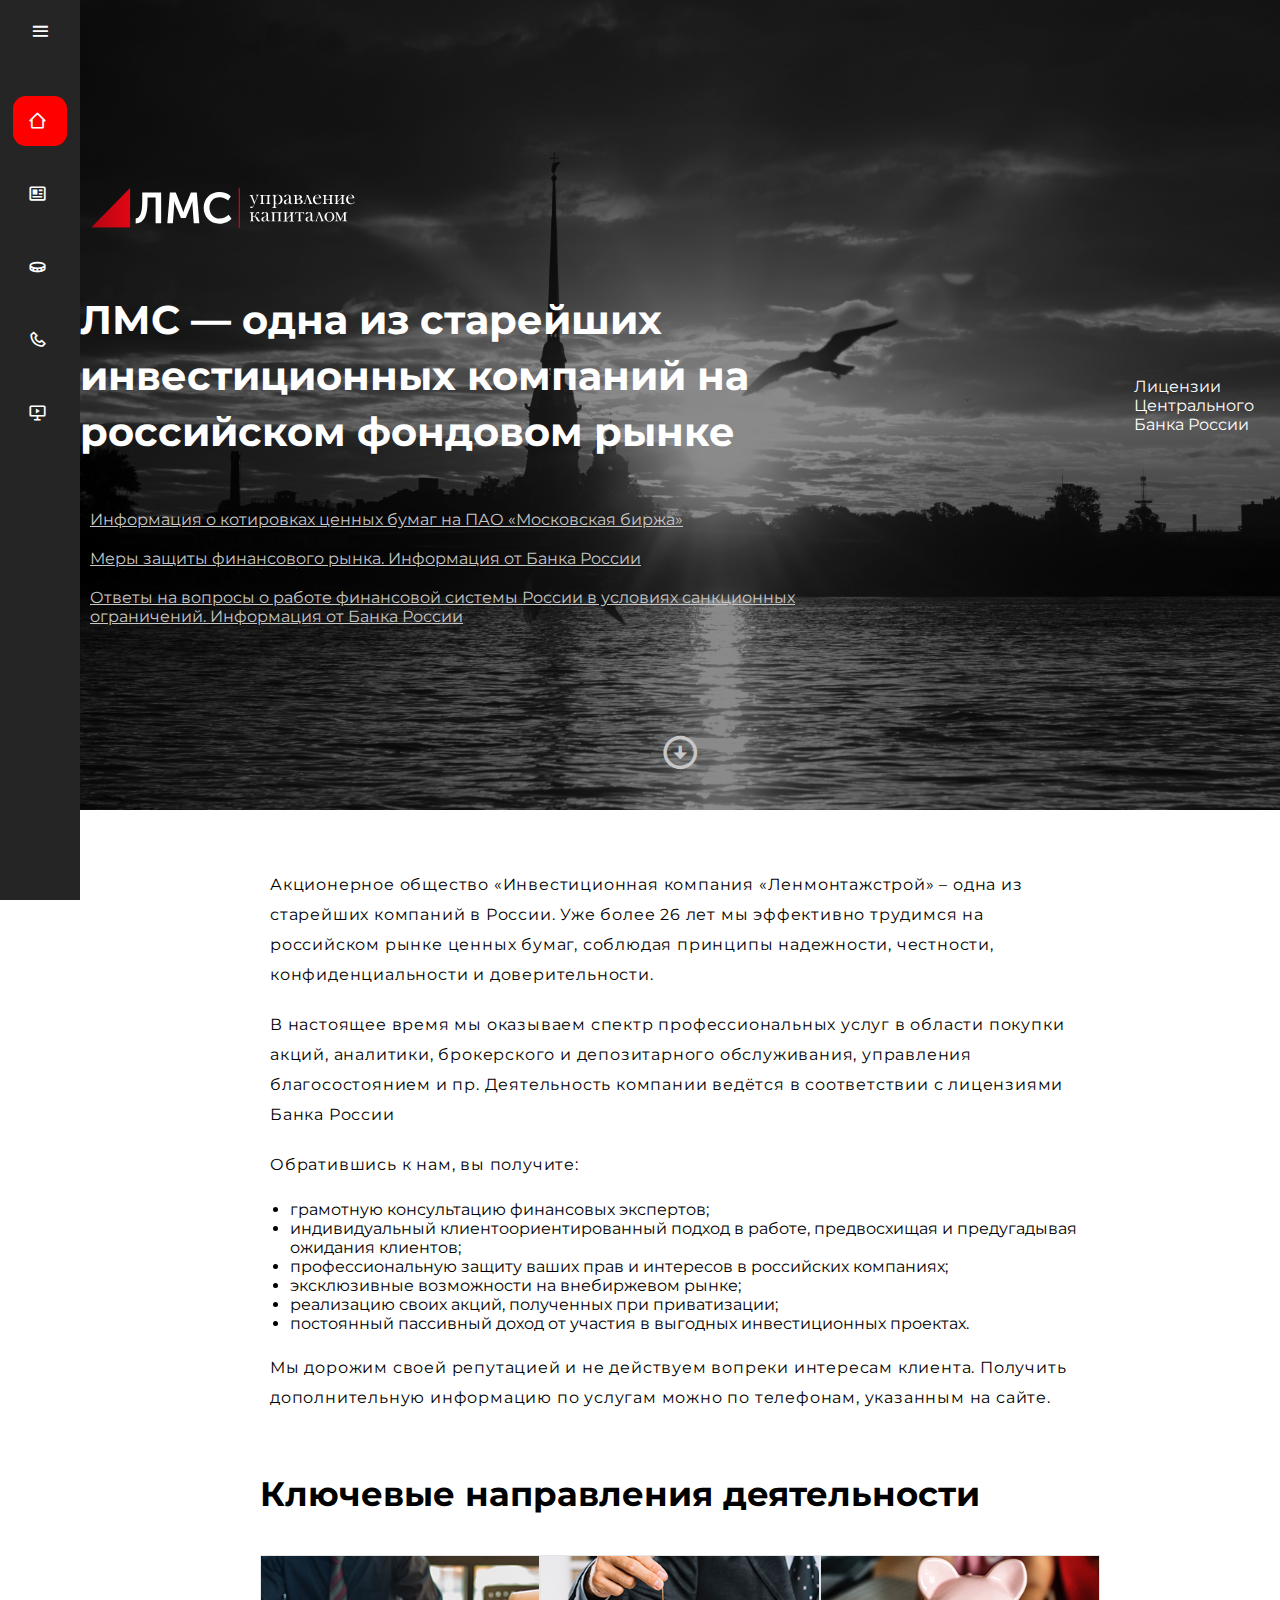
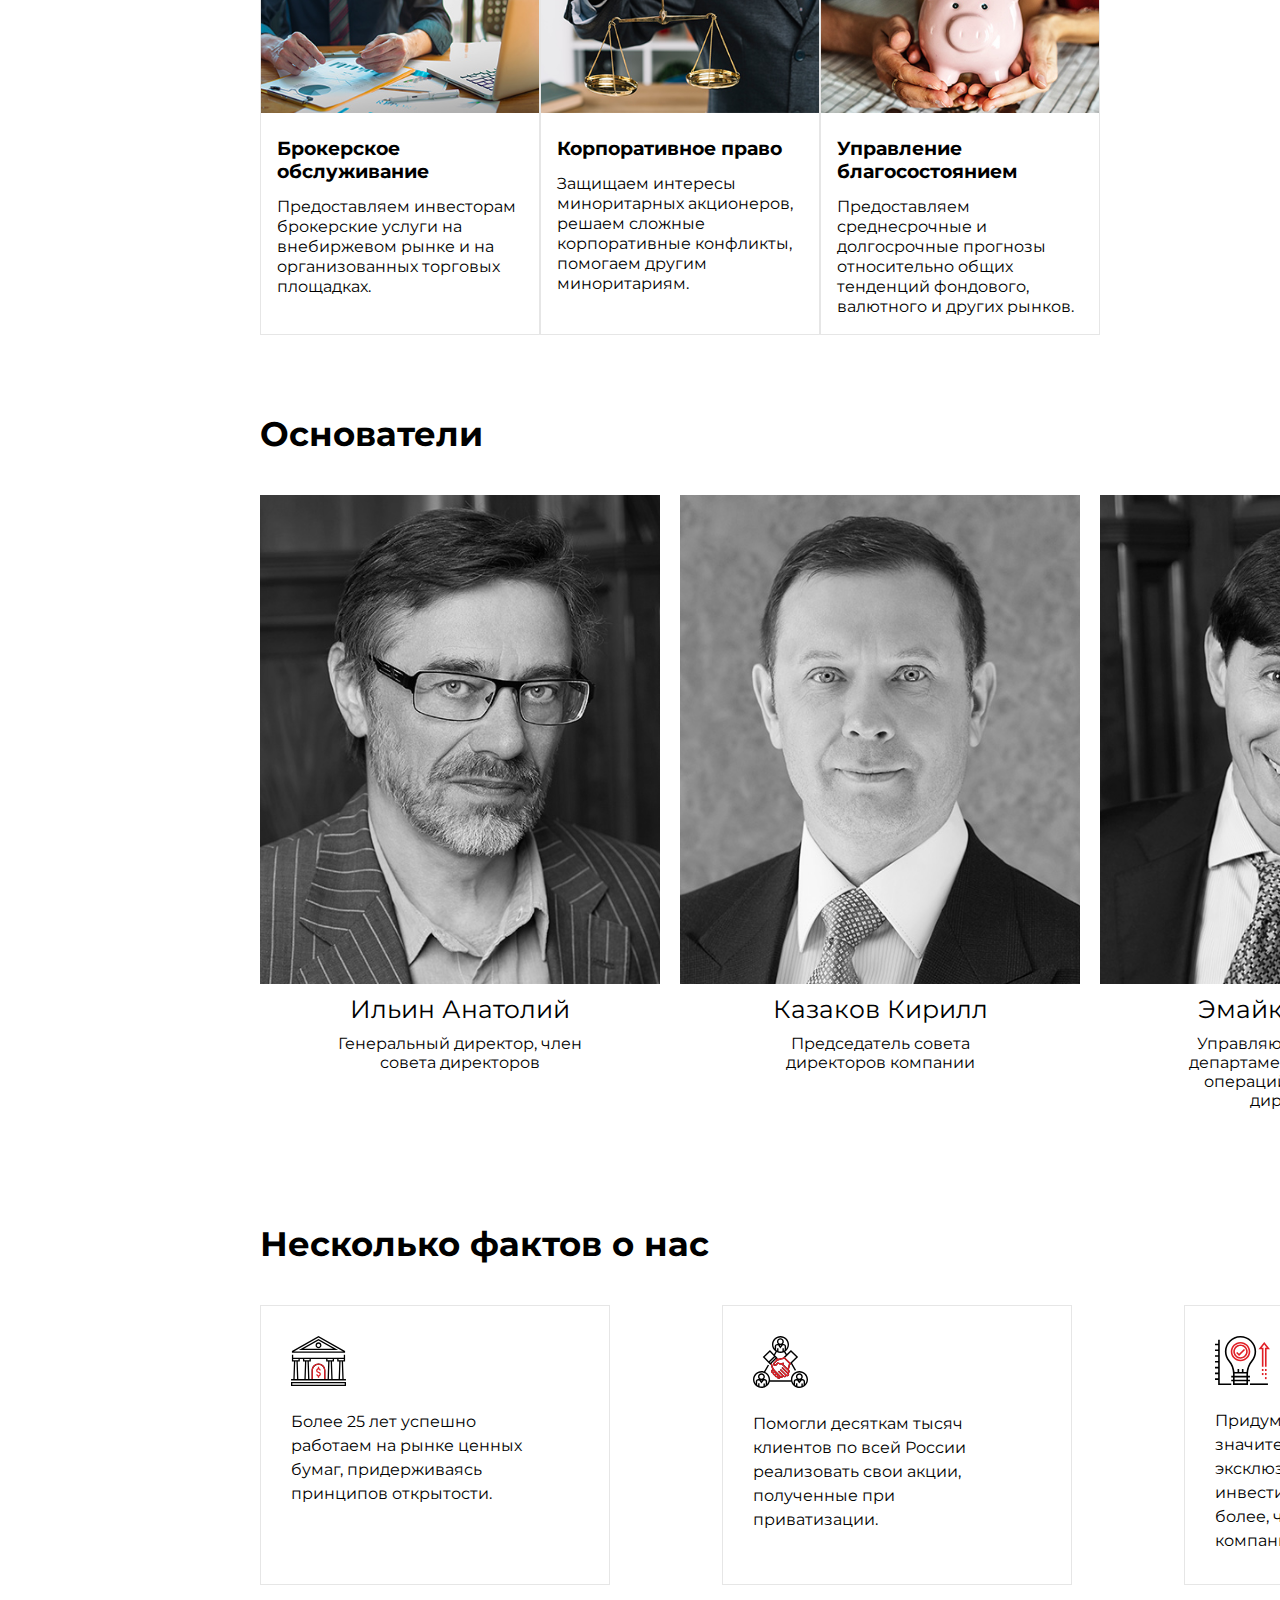
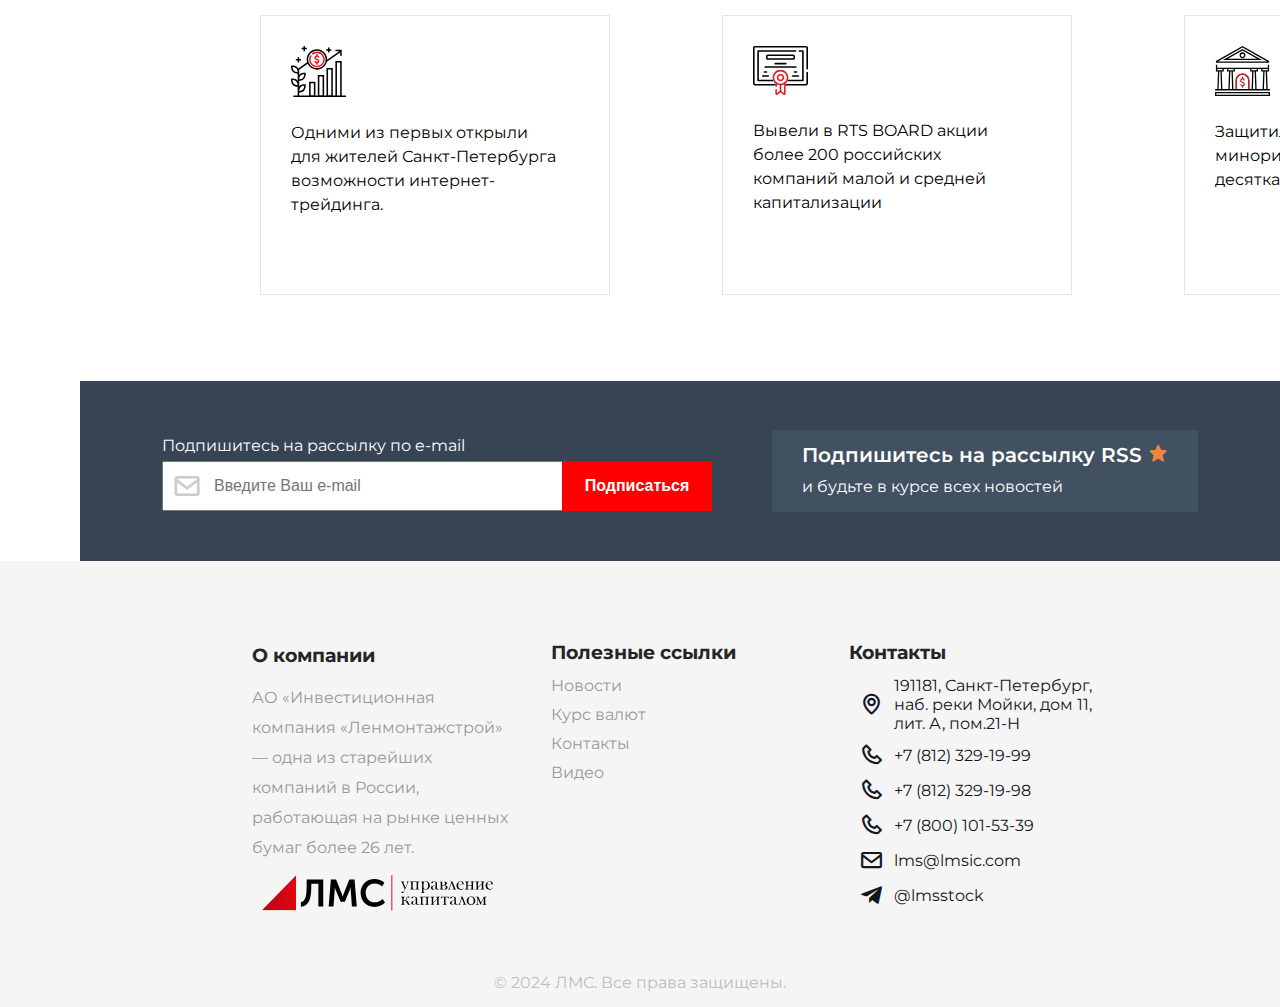
<file: index.html>
<!DOCTYPE html>
<html lang="en">
<head>
    <meta charset="UTF-8">
    <meta name="viewport" content="width=device-width, initial-scale=1.0">
    <link rel="shortcut icon" href="./res/favicon.ico" type="image/x-icon">
    <link rel="stylesheet" href="./styles/style.css">
    <link rel="stylesheet" href="./styles/index.css">
    <link href='https://unpkg.com/boxicons@2.1.4/css/boxicons.min.css' rel='stylesheet'>
    <title>Инвестиционная компания ЛМС: продажа акций, брокерское обслуживание по всей России</title>
</head>
<body>
    <nav class="navbar">
        <div class="top">
            <div class="logo">
                <img src="./res/rus.svg" alt="logo">
            </div>
            <i class="bx bx-menu" id="btn"></i>
        </div>
        <ul>
            <li>
                <a href="./index.html">
                    <i class='bx bx-home-alt-2'></i>
                    <span class="nav-item">Главная</span>
                </a>
            </li>
            <li>
                <a href="./pages/News.html">
                    <i class='bx bx-news'></i>
                    <span class="nav-item">Новости</span>
                </a>
            </li>
            <li>
                <a href="./pages/ExchangeRate.html">
                    <i class='bx bx-coin'></i>
                    <span class="nav-item">Курс валют</span>
                </a>
            </li>
            <li>
                <a href="./pages/Contacts.html">
                    <i class='bx bx-phone'></i>
                    <span class="nav-item">Контактные данные</span>
                </a>
            </li>
            <li>
                <a href="./pages/Multimedia.html">
                    <i class='bx bx-slideshow'></i>
                    <span class="nav-item">Видео</span>
                </a>
            </li>
        </ul>
    </nav>

    <main>
        <!-- блок приветствия  -->
        <section class="welcome_block">
            <div class="shadow_box">
                <div class="container">
                    <div class="row">
                        <div class="top_text">
                            <img src="./res/rus.svg" alt="logo">
                            <h1>ЛМС — одна из старейших инвестиционных компаний на российском фондовом рынке</h1>
                            <ul>
                                <li>
                                    <a href="https://www.moex.com/ru/data/">
                                        <span>
                                            Информация о котировках ценных бумаг на ПАО «Московская биржа»
                                        </span>
                                    </a>
                                </li>
                                <li>
                                    <a href="https://www.cbr.ru/support_measures/">
                                        <span>
                                            Меры защиты финансового рынка. Информация от Банка России
                                        </span>
                                    </a>
                                </li>
                                <li>
                                    <a href="https://cbr.ru/faq/">
                                        <span>
                                            Ответы на вопросы о работе финансовой системы России в условиях санкционных ограничений. Информация от Банка России
                                        </span>
                                    </a>
                                </li>
                            </ul>
                        </div>
                    </div>
                    <div class="down_text">
                        <a href="https://www.cbr.ru/finorg/foinfo/?ogrn=1027807976680">
                            <span>Лицензии Центрального Банка России</span>
                        </a>
                    </div>
                </div>

                <div class="scroll_down">
                    <a href="#">
                        <i class='bx bx-down-arrow-circle'></i>
                    </a>
                </div>

            </div>
        </section>

        <!-- Кратко о нас -->
        <section class="short_about">
            <div class="inform">
                <p>Акционерное общество «Инвестиционная компания «Ленмонтажстрой» – одна из старейших компаний в России. Уже более 26 лет мы эффективно трудимся на российском рынке ценных бумаг, соблюдая принципы надежности, честности, конфиденциальности и доверительности.</p>
                <p>В настоящее время мы оказываем спектр профессиональных услуг в области покупки акций, аналитики, брокерского и депозитарного обслуживания, управления благосостоянием и пр. Деятельность компании ведётся в соответствии с лицензиями Банка России</p>
                <p>Обратившись к нам, вы получите:</p>
                <ul>
                    <li>грамотную консультацию финансовых экспертов;</li>
                    <li>индивидуальный клиентоориентированный подход в работе, предвосхищая и предугадывая ожидания клиентов;</li>
                    <li>профессиональную защиту ваших прав и интересов в российских компаниях;</li>
                    <li>эксклюзивные возможности на внебиржевом рынке;</li>
                    <li>реализацию своих акций, полученных при приватизации;</li>
                    <li>постоянный пассивный доход от участия в выгодных инвестиционных проектах.</li>
                </ul>
                <p>Мы дорожим своей репутацией и не действуем вопреки интересам клиента. Получить дополнительную информацию по услугам можно по телефонам, указанным на сайте.</p>
            </div>
        </section>

        <!-- Ключевые направления деятельности -->
        <section class="activity">
            <div class="block_activity">
                <h1>Ключевые направления деятельности</h1>
                <div class="block-items">
                    <div class="item">
                        <img src="./res/up1.jpg" alt="up1">
                        <h3>Брокерское обслуживание</h3>
                        <p>Предоставляем инвесторам брокерские услуги на внебиржевом рынке и на организованных торговых площадках.</p>
                    </div>
                    <div class="item">
                        <img src="./res/up2.jpg" alt=""up2>
                        <h3>Корпоративное право</h3>
                        <p>Защищаем интересы миноритарных акционеров, решаем сложные корпоративные конфликты, помогаем другим миноритариям.</p>
                    </div>
                    <div class="item">
                        <img src="./res/up3.jpg" alt="up3">
                        <h3>Управление благосостоянием</h3>
                        <p>Предоставляем среднесрочные и долгосрочные прогнозы относительно общих тенденций фондового, валютного и других рынков.</p>
                    </div>
                </div>
            </div>
        </section>

        <section class="founders_person">
            <dir class="founders">
                <h1>Основатели</h1>
                <div class="cards_box">
                    <div class="founders_box">
                        <img src="./res/person1.jpg" alt="founders">
                        <span>Ильин Анатолий</span>
                        <p>Генеральный директор, член совета директоров</p>
                    </div>
                    <div class="founders_box">
                        <img src="./res/person2.jpg" alt="founders">
                        <span>Казаков Кирилл</span>
                        <p>Председатель совета директоров компании</p>
                    </div>
                    <div class="founders_box">
                        <img src="./res/person3.jpg" alt="founders">
                        <span>Эмайкин Юрий</span>
                        <p>Управляющий директор департамента внутренних операций, член совета директоров</p>
                    </div>
                </div>
            </dir>
        </section>

        <!-- Несколько фактов о нас -->
        <section class="short_facts">
            <div class="facts_block">
                <h1>Несколько фактов о нас</h1>
                <div class="facts_items">
                    <div class="item">
                        <img src="./res/facts-1.svg" alt="icon" class="facts_img">
                        <p>Более 25 лет успешно работаем на рынке ценных бумаг, придерживаясь принципов открытости.</p>
                    </div>
                    <div class="item">
                        <img src="./res/facts-2.svg" alt="icon" class="facts_img">
                        <p>Помогли десяткам тысяч клиентов по всей России реализовать свои акции, полученные при приватизации.</p>
                    </div>
                    <div class="item">
                        <img src="./res/facts-3.svg" alt="icon" class="facts_img">
                        <p>Придумали и реализовали значительное количество эксклюзивных идей по инвестированию в акции более, чем в 800 российских компаний.</p>
                    </div>
                    <div class="item">
                        <img src="./res/about-3.svg" alt="icon" class="facts_img">
                        <p>Одними из первых открыли для жителей Санкт-Петербурга возможности интернет-трейдинга.</p>
                    </div>
                    <div class="item">
                        <img src="./res/about-4.svg" alt="icon" class="facts_img">
                        <p>Вывели в RTS BOARD акции более 200 российских компаний малой и средней капитализации</p>
                    </div>
                    <div class="item">
                        <img src="./res/facts-1.svg" alt="icon" class="facts_img">
                        <p>Защитили права и интересы миноритарных акционеров в десятках российских компаний.</p>
                    </div>
                </div>
            </div>
        </section>

        <!-- Подписка на рассылку (аналог) -->
        <section class="email_posts">
            <div class="email_block">
                <form action="/">
                    <label for="email">Подпишитесь на рассылку по e-mail</label>
                    <div>
                        <i class='bx bx-envelope'></i>
                        <input type="email" name="email" id="email" placeholder="Введите Ваш e-mail" required>
                        <input type="submit" value="Подписаться" id="sbnt">
                    </div>
                </form>
            </div>
            <div class="email_banner">
                <a href="https://www.lmsic.com/bitrix/rss.php?ID=1&LANG=s1&TYPE=content&LIMIT=500">Подпишитесь на рассылку RSS <i class='bx bxs-star'></i></a>
                <p>и будьте в курсе всех новостей</p>
            </div>
        </section>

    </main>

    <!-- подвал у всех одинаковый -->
    <footer>
        <div class="footer-content">
            <div class="footer-section about">
                <h3>О компании</h3>
                <p>АО «Инвестиционная компания «Ленмонтажстрой» — одна из старейших компаний в России, работающая на рынке ценных бумаг более 26 лет.</p>
                <img src="./res/rus-black.svg" alt="logo">
            </div>
            <div class="footer-section links">
                <h3>Полезные ссылки</h3>
                <ul>
                    <li><a href="./pages/News.html">Новости</a></li>
                    <li><a href="./pages/ExchangeRate.html">Курс валют</a></li>
                    <li><a href="./pages/Contacts.html">Контакты</a></li>
                    <li><a href="./pages/Multimedia.html">Видео</a></li>
                </ul>
            </div>
            <div class="footer-section contact">
                <h3>Контакты</h3>
                <p class="contact_item">
                    <i class='bx bx-map'></i>
                    191181, Санкт-Петербург,<br>наб. реки Мойки, дом 11,<br> лит. А, пом.21-Н
                </p>

                <a href="tel:+78123291999" class="contact_item">
                    <i class='bx bx-phone' ></i>
                    +7 (812) 329-19-99
                </a>
                <a href="tel:+78123291998" class="contact_item">
                    <i class='bx bx-phone' ></i>
                    +7 (812) 329-19-98
                </a>
                <a href="tel:+78001015339" class="contact_item">
                    <i class='bx bx-phone' ></i>
                    +7 (800) 101-53-39
                </a>

                <a href="mailto:lms@lmsic.com" class="contact_item">
                    <i class='bx bx-envelope' ></i>
                    lms@lmsic.com
                </a>
                <a href="https://t.me/lmsstock" class="contact_item">
                    <i class='bx bxl-telegram' ></i>
                    @lmsstock
                </a>

            </div>
        </div>
        <div class="footer-bottom">
            &copy; 2024 ЛМС. Все права защищены.
        </div>
    </footer>

    <script src="./js/script.js"></script>
</body>
</html>
</file>
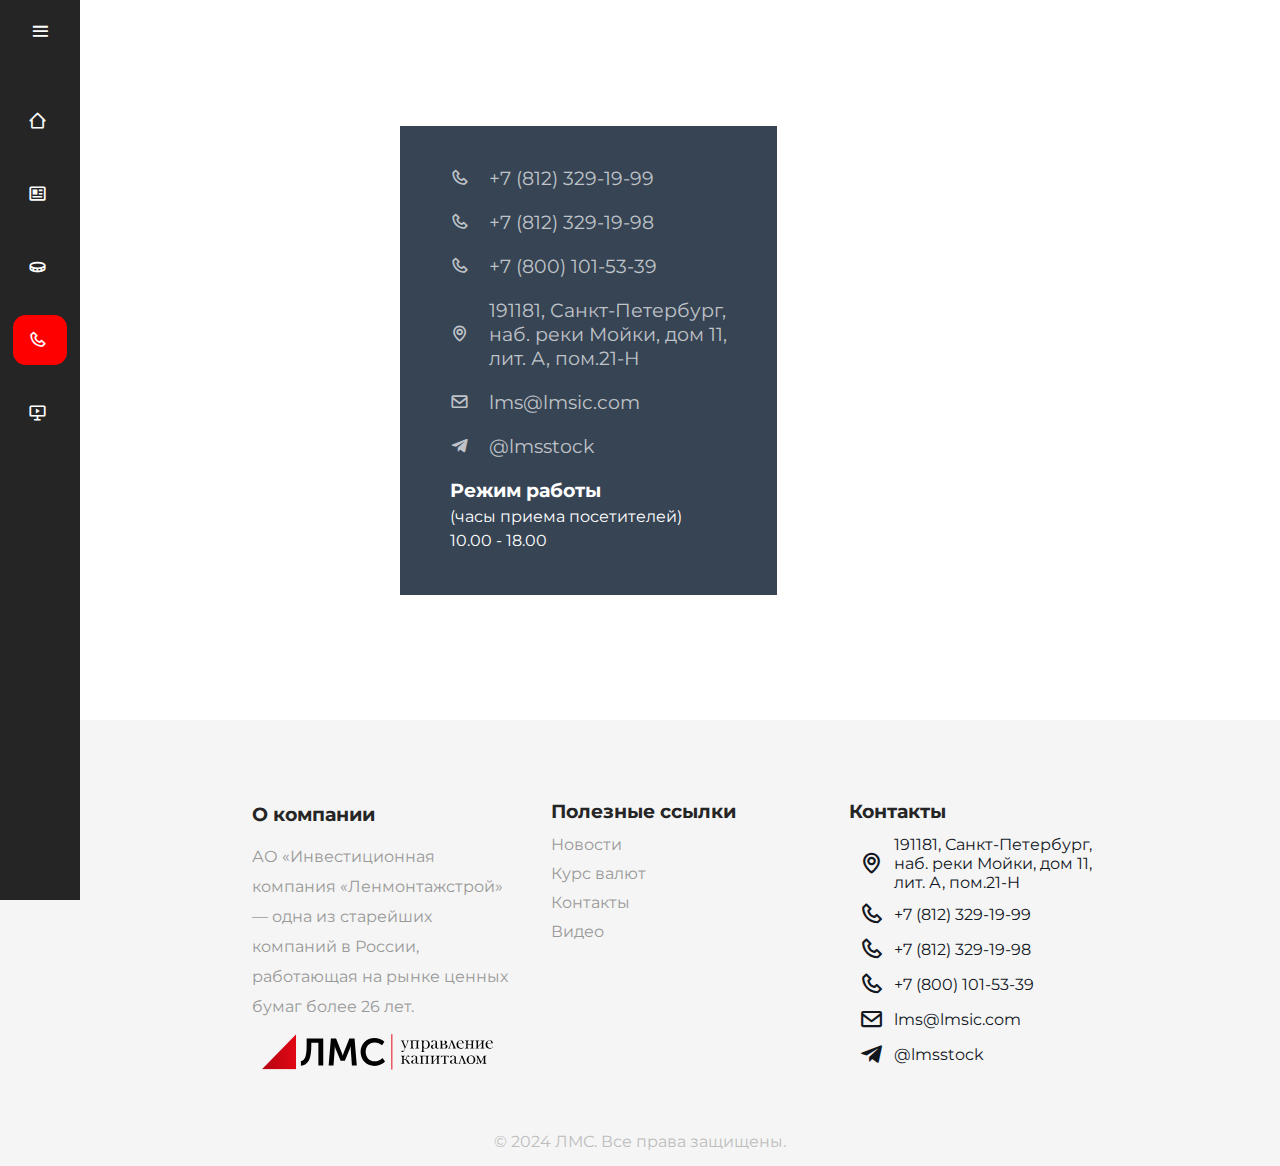
<file: pages/Contacts.html>
<!DOCTYPE html>
<html lang="en">
<head>
    <meta charset="UTF-8">
    <meta name="viewport" content="width=device-width, initial-scale=1.0">
    <link rel="shortcut icon" href="../res/favicon.ico" type="image/x-icon">
    <link rel="stylesheet" href="../styles/style.css">
    <link rel="stylesheet" href="../styles/contacts.css">
    <link href='https://unpkg.com/boxicons@2.1.4/css/boxicons.min.css' rel='stylesheet'>
    <title>Контакты компании АО "Инвестиционная компания ЛМС"</title>
</head>
<body>
    <nav class="navbar">
        <div class="top">
            <div class="logo">
                <img src="../res/rus.svg" alt="logo">
            </div>
            <i class="bx bx-menu" id="btn"></i>
        </div>
        <ul>
            <li>
                <a href="../index.html">
                    <i class='bx bx-home-alt-2'></i>
                    <span class="nav-item">Главная</span>
                </a>
            </li>
            <li>
                <a href="../pages/News.html">
                    <i class='bx bx-news'></i>
                    <span class="nav-item">Новости</span>
                </a>
            </li>
            <li>
                <a href="../pages/ExchangeRate.html">
                    <i class='bx bx-coin'></i>
                    <span class="nav-item">Курс валют</span>
                </a>
            </li>
            <li>
                <a href="../pages/Contacts.html">
                    <i class='bx bx-phone'></i>
                    <span class="nav-item">Контактные данные</span>
                </a>
            </li>
            <li>
                <a href="../pages/Multimedia.html">
                    <i class='bx bx-slideshow'></i>
                    <span class="nav-item">Видео</span>
                </a>
            </li>
        </ul>
    </nav>

    <main>
        <section class="contacts_block">

            <div class="information">
                <div class="info_text">
                    <a href="tel:+78123291999" class="item">
                        <i class='bx bx-phone' ></i>
                        +7 (812) 329-19-99
                    </a>
                    <a href="tel:+78123291998" class="item">
                        <i class='bx bx-phone' ></i>
                        +7 (812) 329-19-98
                    </a>
                    <a href="tel:+78001015339" class="item">
                        <i class='bx bx-phone' ></i>
                        +7 (800) 101-53-39
                    </a>
                    <p class="item">
                        <i class='bx bx-map'></i>
                        191181, Санкт-Петербург,<br>наб. реки Мойки, дом 11,<br> лит. А, пом.21-Н
                    </p>
                    <a href="mailto:lms@lmsic.com" class="item">
                        <i class='bx bx-envelope' ></i>
                        lms@lmsic.com
                    </a>
                    <a href="https://t.me/lmsstock" class="item">
                        <i class='bx bxl-telegram' ></i>
                        @lmsstock
                    </a>

                    <span class="strong">Режим работы</span>
                    <span>(часы приема посетителей)</span>
                    <span>10.00 - 18.00</span>
                </div>
            </div>

            <iframe src="https://yandex.ru/map-widget/v1/?um=constructor%3A0441a3231e26e0bf0c5ca414c16250ba4149633504be8631a234aabc292c905a&amp;source=constructor" width="100%" height="570" frameborder="0"></iframe>
        </section>

    </main>

    <!-- подвал у всех одинаковый -->
    <footer>
        <div class="footer-content">
            <div class="footer-section about">
                <h3>О компании</h3>
                <p>АО «Инвестиционная компания «Ленмонтажстрой» — одна из старейших компаний в России, работающая на рынке ценных бумаг более 26 лет.</p>
                <img src="../res/rus-black.svg" alt="logo">
            </div>
            <div class="footer-section links">
                <h3>Полезные ссылки</h3>
                <ul>
                    <li><a href="../pages/News.html">Новости</a></li>
                    <li><a href="../pages/ExchangeRate.html">Курс валют</a></li>
                    <li><a href="../pages/Contacts.html">Контакты</a></li>
                    <li><a href="../pages/Multimedia.html">Видео</a></li>
                </ul>
            </div>
            <div class="footer-section contact">
                <h3>Контакты</h3>
                <p class="contact_item">
                    <i class='bx bx-map'></i>
                    191181, Санкт-Петербург,<br>наб. реки Мойки, дом 11,<br> лит. А, пом.21-Н
                </p>

                <a href="tel:+78123291999" class="contact_item">
                    <i class='bx bx-phone' ></i>
                    +7 (812) 329-19-99
                </a>
                <a href="tel:+78123291998" class="contact_item">
                    <i class='bx bx-phone' ></i>
                    +7 (812) 329-19-98
                </a>
                <a href="tel:+78001015339" class="contact_item">
                    <i class='bx bx-phone' ></i>
                    +7 (800) 101-53-39
                </a>

                <a href="mailto:lms@lmsic.com" class="contact_item">
                    <i class='bx bx-envelope' ></i>
                    lms@lmsic.com
                </a>
                <a href="https://t.me/lmsstock" class="contact_item">
                    <i class='bx bxl-telegram' ></i>
                    @lmsstock
                </a>

            </div>
        </div>
        <div class="footer-bottom">
            &copy; 2024 ЛМС. Все права защищены.
        </div>
    </footer>

    <script src="../js/script.js"></script>
</body>
</html>
</file>
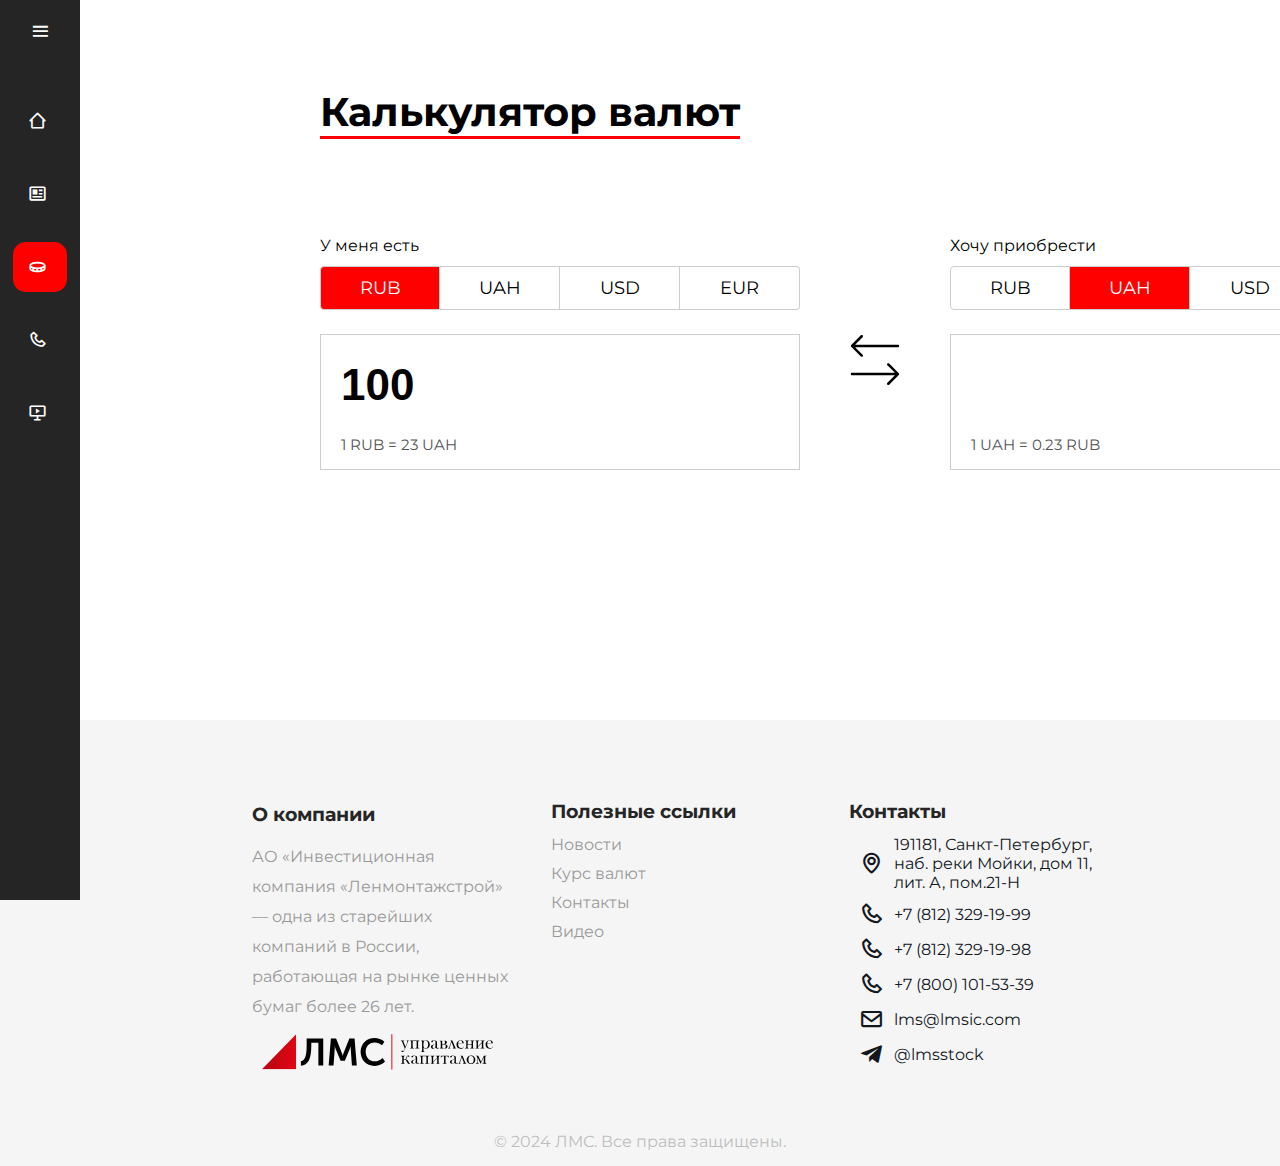
<file: pages/ExchangeRate.html>
<!DOCTYPE html>
<html lang="en">
<head>
    <meta charset="UTF-8">
    <meta name="viewport" content="width=device-width, initial-scale=1.0">
    <link rel="shortcut icon" href="../res/favicon.ico" type="image/x-icon">
    <link rel="stylesheet" href="../styles/style.css">
    <link rel="stylesheet" href="../styles/exchrate.css">
    <link href='https://unpkg.com/boxicons@2.1.4/css/boxicons.min.css' rel='stylesheet'>
    <title>Курс валют</title>
</head>
<body>
    <nav class="navbar">
        <div class="top">
            <div class="logo">
                <img src="../res/rus.svg" alt="logo">
            </div>
            <i class="bx bx-menu" id="btn"></i>
        </div>
        <ul>
            <li>
                <a href="../index.html">
                    <i class='bx bx-home-alt-2'></i>
                    <span class="nav-item">Главная</span>
                </a>
            </li>
            <li>
                <a href="../pages/News.html">
                    <i class='bx bx-news'></i>
                    <span class="nav-item">Новости</span>
                </a>
            </li>
            <li>
                <a href="../pages/ExchangeRate.html">
                    <i class='bx bx-coin'></i>
                    <span class="nav-item">Курс валют</span>
                </a>
            </li>
            <li>
                <a href="../pages/Contacts.html">
                    <i class='bx bx-phone'></i>
                    <span class="nav-item">Контактные данные</span>
                </a>
            </li>
            <li>
                <a href="../pages/Multimedia.html">
                    <i class='bx bx-slideshow'></i>
                    <span class="nav-item">Видео</span>
                </a>
            </li>
        </ul>
    </nav>
    
    <main>
        <!-- калькулятор валют -->
        <section class="calc_toolkit">
            <div class="grid_calc">
                <div class="title_block">
                    <h1>Калькулятор валют</h1>
                </div>
                
                <div class="calc_side">
                    <p class="title_side">У меня есть</p>
                    <div class="calc_switcher" data-id="from">
                        <div class="calc_switcher_item active">RUB</div>
                        <div class="calc_switcher_item">UAH</div>
                        <div class="calc_switcher_item">USD</div>
                        <div class="calc_switcher_item">EUR</div>
                    </div>
                    <div class="calc_input_box" data-id="from">
                        <input type="text" id="fromRate" value="100" maxlength="10" data-reverse="false">
                        <div class="calc_input_box_rate">1 RUB = 23 UAH</div>
                    </div>
                </div> 
    
                <div class="calc_reverse"></div>
    
                <div class="calc_side">
                    <p class="title_side">Хочу приобрести</p>
                    <div class="calc_switcher" data-id="to">
                        <div class="calc_switcher_item">RUB</div>
                        <div class="calc_switcher_item active">UAH</div>
                        <div class="calc_switcher_item">USD</div>
                        <div class="calc_switcher_item">EUR</div>
                    </div>
                    <div class="calc_input_box" data-id="to">
                        <input type="text" id="toRate" maxlength="10" data-reverse="true">
                        <div class="calc_input_box_rate">1 UAH = 0.23 RUB</div>
                    </div>
                </div> 
            </div>

            
        </section>

    </main>

    <!-- подвал у всех одинаковый -->
    <footer>
        <div class="footer-content">
            <div class="footer-section about">
                <h3>О компании</h3>
                <p>АО «Инвестиционная компания «Ленмонтажстрой» — одна из старейших компаний в России, работающая на рынке ценных бумаг более 26 лет.</p>
                <img src="../res/rus-black.svg" alt="logo">
            </div>
            <div class="footer-section links">
                <h3>Полезные ссылки</h3>
                <ul>
                    <li><a href="../pages/News.html">Новости</a></li>
                    <li><a href="../pages/ExchangeRate.html">Курс валют</a></li>
                    <li><a href="../pages/Contacts.html">Контакты</a></li>
                    <li><a href="../pages/Multimedia.html">Видео</a></li>
                </ul>
            </div>
            <div class="footer-section contact">
                <h3>Контакты</h3>
                <p class="contact_item">
                    <i class='bx bx-map'></i>
                    191181, Санкт-Петербург,<br>наб. реки Мойки, дом 11,<br> лит. А, пом.21-Н
                </p>

                <a href="tel:+78123291999" class="contact_item">
                    <i class='bx bx-phone' ></i>
                    +7 (812) 329-19-99
                </a>
                <a href="tel:+78123291998" class="contact_item">
                    <i class='bx bx-phone' ></i>
                    +7 (812) 329-19-98
                </a>
                <a href="tel:+78001015339" class="contact_item">
                    <i class='bx bx-phone' ></i>
                    +7 (800) 101-53-39
                </a>

                <a href="mailto:lms@lmsic.com" class="contact_item">
                    <i class='bx bx-envelope' ></i>
                    lms@lmsic.com
                </a>
                <a href="https://t.me/lmsstock" class="contact_item">
                    <i class='bx bxl-telegram' ></i>
                    @lmsstock
                </a>

            </div>
        </div>
        <div class="footer-bottom">
            &copy; 2024 ЛМС. Все права защищены.
        </div>
    </footer>

    <script src="../js/script.js"></script>
    <script src="../js/rate.js"></script>
</body>
</html>
</file>
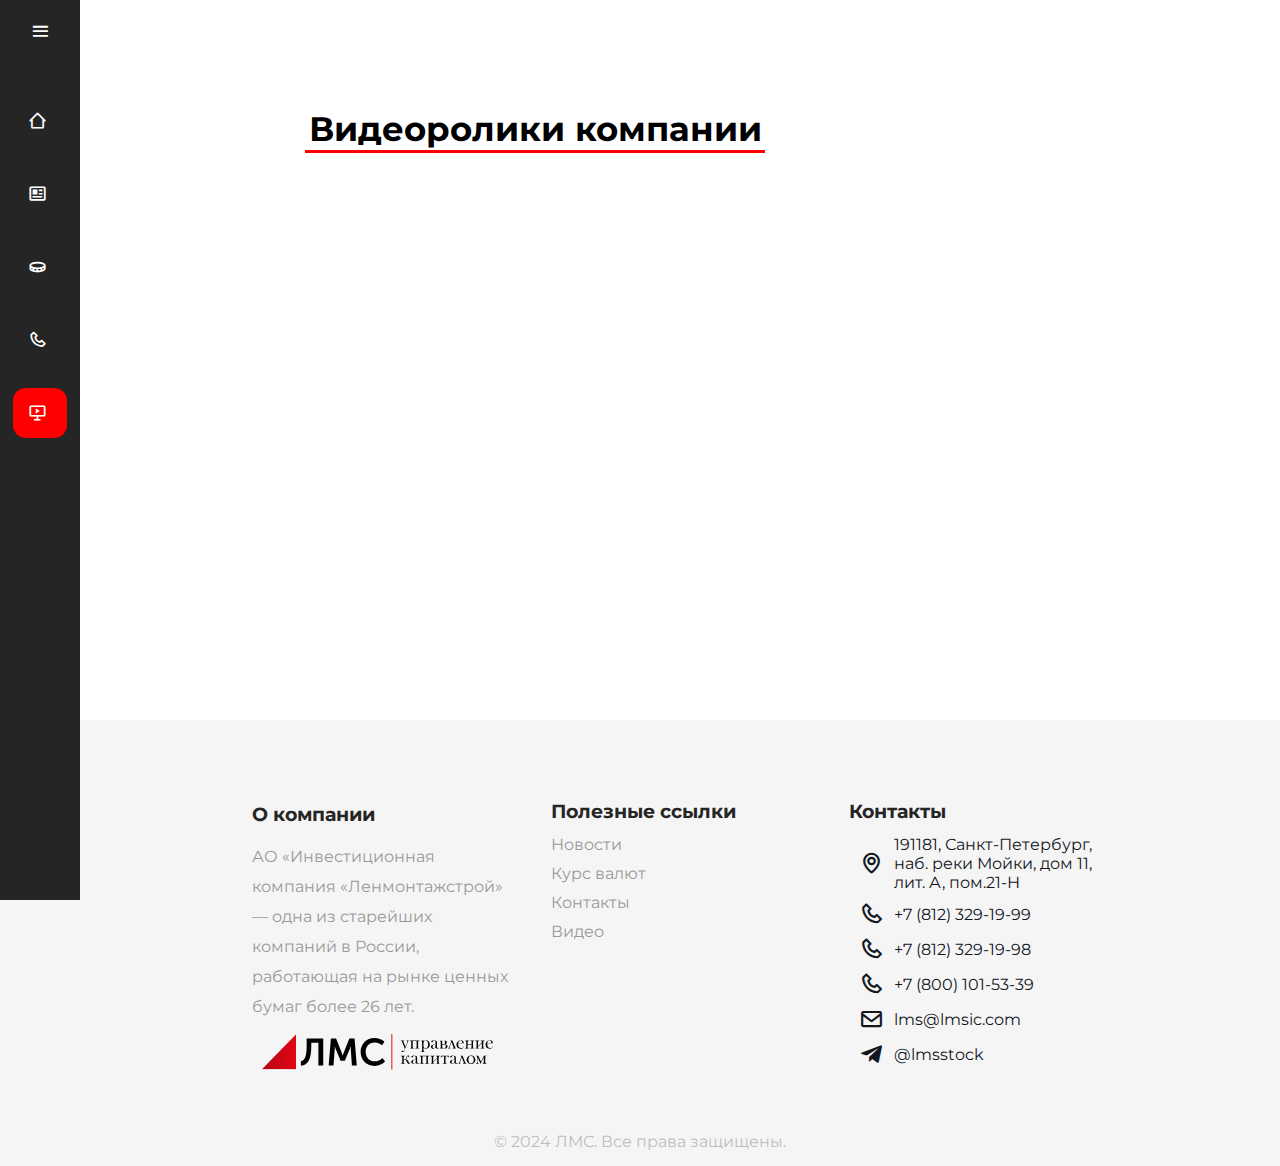
<file: pages/Multimedia.html>
<!DOCTYPE html>
<html lang="en">
<head>
    <meta charset="UTF-8">
    <meta name="viewport" content="width=device-width, initial-scale=1.0">
    <link rel="shortcut icon" href="../res/favicon.ico" type="image/x-icon">
    <link rel="stylesheet" href="../styles/style.css">
    <link rel="stylesheet" href="../styles/multmedia.css">
    <link href='https://unpkg.com/boxicons@2.1.4/css/boxicons.min.css' rel='stylesheet'>
    <title>Мультимедиа компании АО "Инвестиционная компания ЛМС"</title>
</head>
<body>
    <nav class="navbar">
        <div class="top">
            <div class="logo">
                <img src="../res/rus.svg" alt="logo">
            </div>
            <i class="bx bx-menu" id="btn"></i>
        </div>
        <ul>
            <li>
                <a href="../index.html">
                    <i class='bx bx-home-alt-2'></i>
                    <span class="nav-item">Главная</span>
                </a>
            </li>
            <li>
                <a href="../pages/News.html">
                    <i class='bx bx-news'></i>
                    <span class="nav-item">Новости</span>
                </a>
            </li>
            <li>
                <a href="../pages/ExchangeRate.html">
                    <i class='bx bx-coin'></i>
                    <span class="nav-item">Курс валют</span>
                </a>
            </li>
            <li>
                <a href="../pages/Contacts.html">
                    <i class='bx bx-phone'></i>
                    <span class="nav-item">Контактные данные</span>
                </a>
            </li>
            <li>
                <a href="../pages/Multimedia.html">
                    <i class='bx bx-slideshow'></i>
                    <span class="nav-item">Видео</span>
                </a>
            </li>
        </ul>
    </nav>

    <main>
        <section class="video_block">
            <div class="grid_video">
                <div class="title_block">
                    <h1 class="title">Видеоролики компании</h1>
                </div>
                <div class="video">
                    <iframe width="560" height="315" src="https://www.youtube.com/embed/Xqskhyt_1zE?si=WbhgoQu3FsTzwgAN" title="YouTube video player" frameborder="0" allow="accelerometer; autoplay; clipboard-write; encrypted-media; gyroscope; picture-in-picture; web-share" referrerpolicy="strict-origin-when-cross-origin" allowfullscreen></iframe>
                </div>
                
                <div class="video">
                    <iframe width="560" height="315" src="https://www.youtube.com/embed/gd-ECZbU0v0?si=somGi2xn52-2oPP6" title="YouTube video player" frameborder="0" allow="accelerometer; autoplay; clipboard-write; encrypted-media; gyroscope; picture-in-picture; web-share" referrerpolicy="strict-origin-when-cross-origin" allowfullscreen></iframe>
                </div>
                
            </div>

        </section>
    </main>

    <!-- подвал у всех одинаковый -->
    <footer>
        <div class="footer-content">
            <div class="footer-section about">
                <h3>О компании</h3>
                <p>АО «Инвестиционная компания «Ленмонтажстрой» — одна из старейших компаний в России, работающая на рынке ценных бумаг более 26 лет.</p>
                <img src="../res/rus-black.svg" alt="logo">
            </div>
            <div class="footer-section links">
                <h3>Полезные ссылки</h3>
                <ul>
                    <li><a href="../pages/News.html">Новости</a></li>
                    <li><a href="../pages/ExchangeRate.html">Курс валют</a></li>
                    <li><a href="../pages/Contacts.html">Контакты</a></li>
                    <li><a href="../pages/Multimedia.html">Видео</a></li>
                </ul>
            </div>
            <div class="footer-section contact">
                <h3>Контакты</h3>
                <p class="contact_item">
                    <i class='bx bx-map'></i>
                    191181, Санкт-Петербург,<br>наб. реки Мойки, дом 11,<br> лит. А, пом.21-Н
                </p>

                <a href="tel:+78123291999" class="contact_item">
                    <i class='bx bx-phone' ></i>
                    +7 (812) 329-19-99
                </a>
                <a href="tel:+78123291998" class="contact_item">
                    <i class='bx bx-phone' ></i>
                    +7 (812) 329-19-98
                </a>
                <a href="tel:+78001015339" class="contact_item">
                    <i class='bx bx-phone' ></i>
                    +7 (800) 101-53-39
                </a>

                <a href="mailto:lms@lmsic.com" class="contact_item">
                    <i class='bx bx-envelope' ></i>
                    lms@lmsic.com
                </a>
                <a href="https://t.me/lmsstock" class="contact_item">
                    <i class='bx bxl-telegram' ></i>
                    @lmsstock
                </a>

            </div>
        </div>
        <div class="footer-bottom">
            &copy; 2024 ЛМС. Все права защищены.
        </div>
    </footer>

    <script src="../js/script.js"></script>
</body>
</html>
</file>
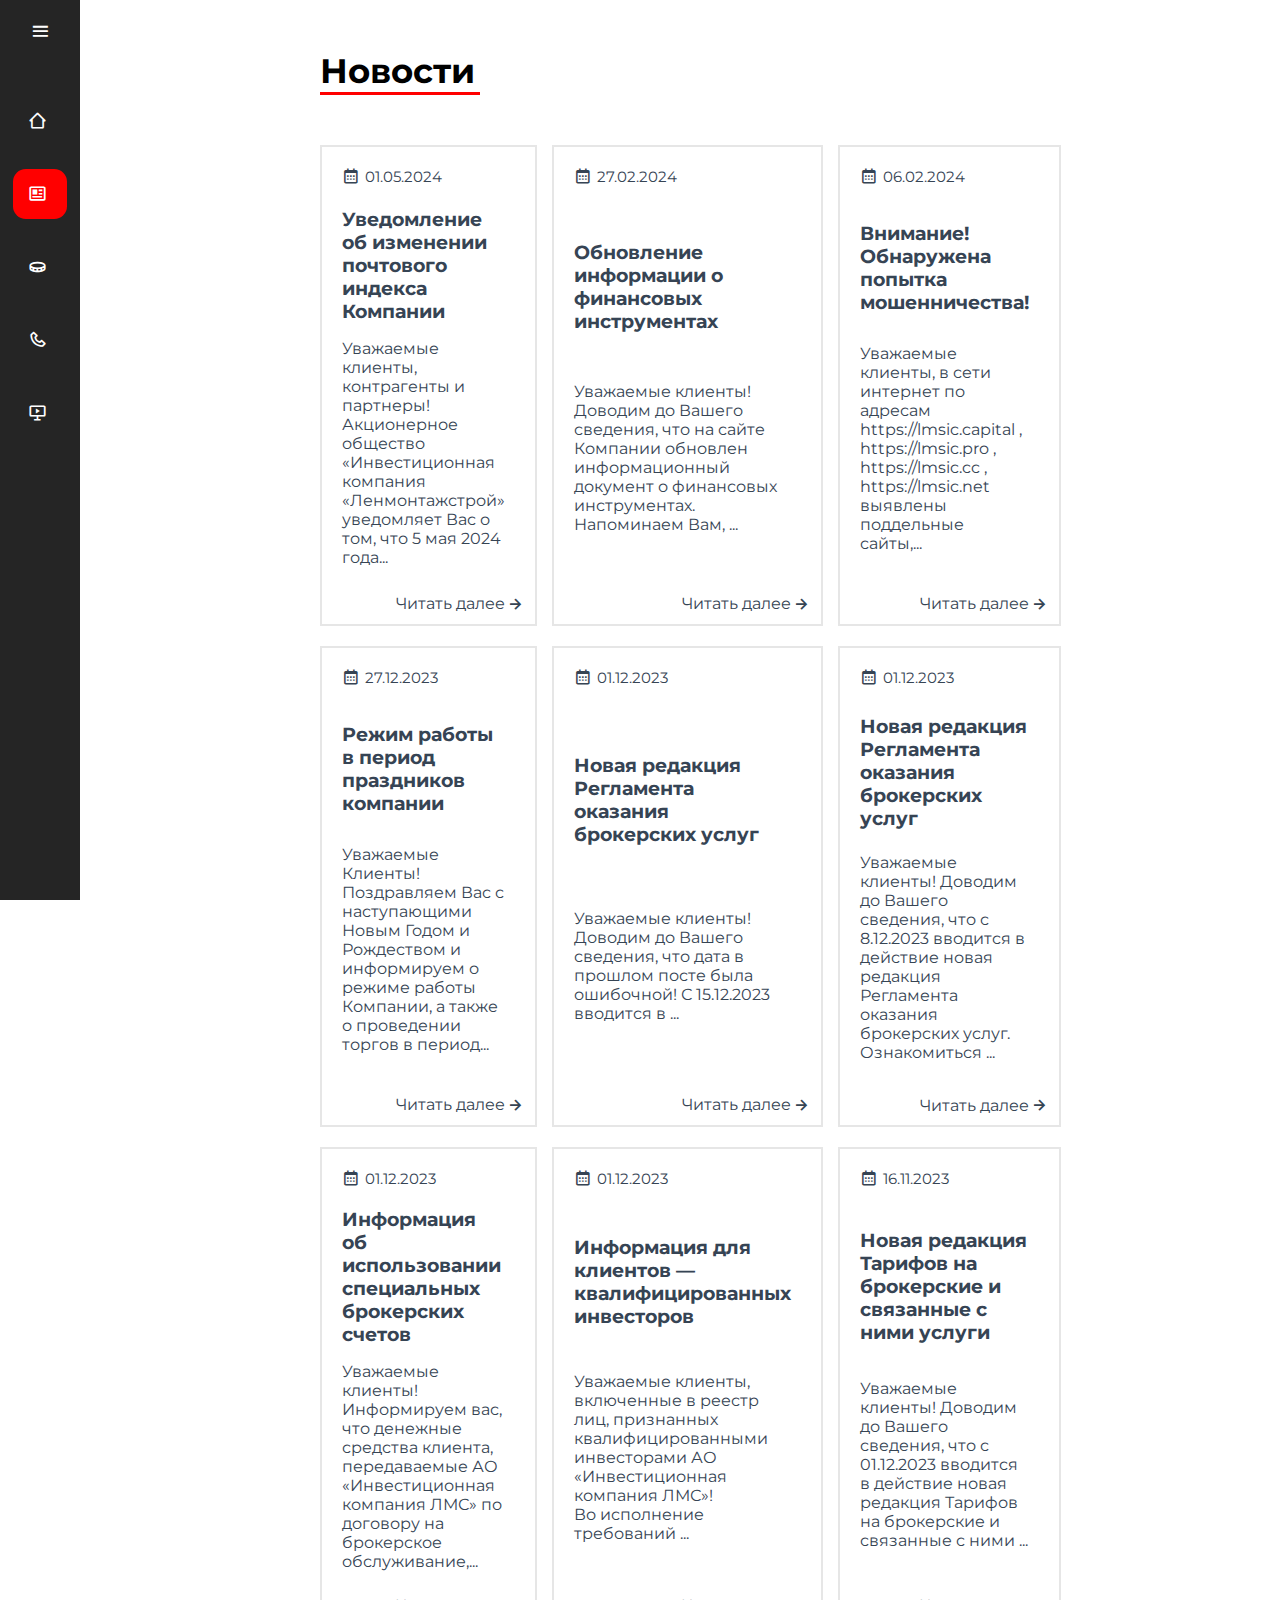
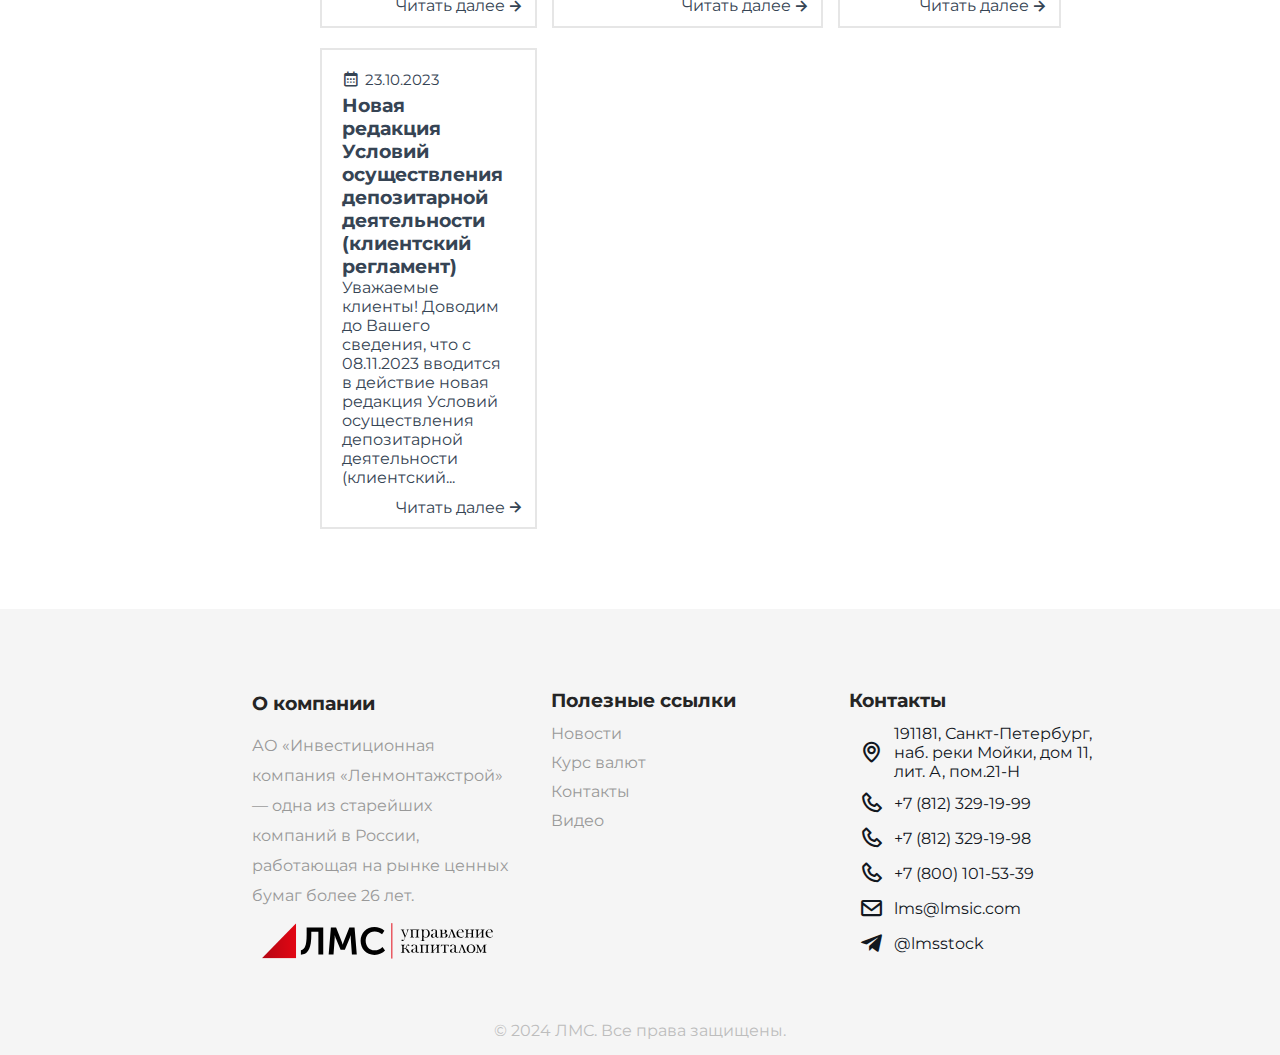
<file: pages/News.html>
<!DOCTYPE html>
<html lang="en">
<head>
    <meta charset="UTF-8">
    <meta name="viewport" content="width=device-width, initial-scale=1.0">
    <link rel="shortcut icon" href="../res/favicon.ico" type="image/x-icon">
    <link rel="stylesheet" href="../styles/style.css">
    <link rel="stylesheet" href="../styles/news.css">
    <link href='https://unpkg.com/boxicons@2.1.4/css/boxicons.min.css' rel='stylesheet'>
    <title>Новости</title>
</head>
<body>
    <nav class="navbar">
        <div class="top">
            <div class="logo">
                <img src="../res/rus.svg" alt="logo">
            </div>
            <i class="bx bx-menu" id="btn"></i>
        </div>
        <ul>
            <li>
                <a href="../index.html">
                    <i class='bx bx-home-alt-2'></i>
                    <span class="nav-item">Главная</span>
                </a>
            </li>
            <li>
                <a href="../pages/News.html">
                    <i class='bx bx-news'></i>
                    <span class="nav-item">Новости</span>
                </a>
            </li>
            <li>
                <a href="../pages/ExchangeRate.html">
                    <i class='bx bx-coin'></i>
                    <span class="nav-item">Курс валют</span>
                </a>
            </li>
            <li>
                <a href="../pages/Contacts.html">
                    <i class='bx bx-phone'></i>
                    <span class="nav-item">Контактные данные</span>
                </a>
            </li>
            <li>
                <a href="../pages/Multimedia.html">
                    <i class='bx bx-slideshow'></i>
                    <span class="nav-item">Видео</span>
                </a>
            </li>
        </ul>
    </nav>
    
    <main>
        <section class="news_block">
            <div class="title_block">
                <h1>Новости</h1>
            </div>
            <div class="area_posts">
                <div class="post_item" onclick="openNewsCard(1)">
                    <div class="date_title">
                        <i class='bx bx-calendar'></i>
                        <p>01.05.2024</p>
                    </div>
                    <h3 class="high_title">Уведомление об изменении почтового индекса Компании</h3>
                    <p class="prew_text">
                        Уважаемые клиенты, контрагенты и партнеры!
                        <br>
                        Акционерное общество «Инвестиционная компания «Ленмонтажстрой» уведомляет Вас о том, что 5 мая 2024 года...
                    </p>
                    <div class="btn_full">
                        <a class="read_post">Читать далее <i class='bx bx-right-arrow-alt'></i></a>
                    </div>
                </div>
                <div class="post_item" onclick="openNewsCard(2)">
                    <div class="date_title">
                        <i class='bx bx-calendar'></i>
                        <p>27.02.2024</p>
                    </div>
                    <h3 class="high_title">Обновление информации о финансовых инструментах</h3>
                    <p class="prew_text">
                        Уважаемые клиенты! Доводим до Вашего сведения, что на сайте Компании обновлен информационный документ о финансовых инструментах.
                        <br>
                        Напоминаем Вам, ...
                    </p>
                    <div class="btn_full">
                        <a class="read_post">Читать далее <i class='bx bx-right-arrow-alt'></i></a>
                    </div>
                </div>
                <div class="post_item" onclick="openNewsCard(3)">
                    <div class="date_title">
                        <i class='bx bx-calendar'></i>
                        <p>06.02.2024</p>
                    </div>
                    <h3 class="high_title">Внимание! Обнаружена попытка мошенничества!</h3>
                    <p class="prew_text">
                        Уважаемые клиенты, в сети интернет по адресам https://lmsic.capital , https://lmsic.pro , https://lmsic.cc , https://lmsic.net выявлены поддельные сайты,...
                    </p>
                    <div class="btn_full">
                        <a class="read_post">Читать далее <i class='bx bx-right-arrow-alt'></i></a>
                    </div>
                </div>
                <div class="post_item" onclick="openNewsCard(4)">
                    <div class="date_title">
                        <i class='bx bx-calendar'></i>
                        <p>27.12.2023</p>
                    </div>
                    <h3 class="high_title">Режим работы в период праздников компании</h3>
                    <p class="prew_text">
                        Уважаемые Клиенты! Поздравляем Вас с наступающими Новым Годом и Рождеством и информируем о режиме работы Компании, а также о проведении торгов в период...
                    </p>
                    <div class="btn_full">
                        <a class="read_post">Читать далее <i class='bx bx-right-arrow-alt'></i></a>
                    </div>
                </div>
                <div class="post_item" onclick="openNewsCard(5)">
                    <div class="date_title">
                        <i class='bx bx-calendar'></i>
                        <p>01.12.2023</p>
                    </div>
                    <h3 class="high_title">Новая редакция Регламента оказания брокерских услуг</h3>
                    <p class="prew_text">
                        Уважаемые клиенты! Доводим до Вашего сведения, что дата в прошлом посте была ошибочной! С 15.12.2023 вводится в ...
                    </p>
                    <div class="btn_full">
                        <a class="read_post">Читать далее <i class='bx bx-right-arrow-alt'></i></a>
                    </div>
                </div>
                <div class="post_item" onclick="openNewsCard(6)">
                    <div class="date_title">
                        <i class='bx bx-calendar'></i>
                        <p>01.12.2023</p>
                    </div>
                    <h3 class="high_title">Новая редакция Регламента оказания брокерских услуг</h3>
                    <p class="prew_text">
                        Уважаемые клиенты! Доводим до Вашего сведения, что с 8.12.2023 вводится в действие новая редакция Регламента оказания брокерских услуг. Ознакомиться ...
                    </p>
                    <div class="btn_full">
                        <a class="read_post">Читать далее <i class='bx bx-right-arrow-alt'></i></a>
                    </div>
                </div>
                <div class="post_item" onclick="openNewsCard(7)">
                    <div class="date_title">
                        <i class='bx bx-calendar'></i>
                        <p>01.12.2023</p>
                    </div>
                    <h3 class="high_title">Информация об использовании специальных брокерских счетов</h3>
                    <p class="prew_text">
                        Уважаемые клиенты!
                        <br>
                        Информируем вас, что денежные средства клиента, передаваемые АО «Инвестиционная компания ЛМС» по договору на брокерское обслуживание,...
                    </p>
                    <div class="btn_full">
                        <a class="read_post">Читать далее <i class='bx bx-right-arrow-alt'></i></a>
                    </div>
                </div>
                <div class="post_item" onclick="openNewsCard(8)">
                    <div class="date_title">
                        <i class='bx bx-calendar'></i>
                        <p>01.12.2023</p>
                    </div>
                    <h3 class="high_title">Информация для клиентов — квалифицированных инвесторов</h3>
                    <p class="prew_text">
                        Уважаемые клиенты, включенные в реестр лиц, признанных квалифицированными инвесторами АО «Инвестиционная компания ЛМС»!
                        <br>
                        Во исполнение требований ...
                    </p>
                    <div class="btn_full">
                        <a class="read_post">Читать далее <i class='bx bx-right-arrow-alt'></i></a>
                    </div>
                </div>
                <div class="post_item" onclick="openNewsCard(9)">
                    <div class="date_title">
                        <i class='bx bx-calendar'></i>
                        <p>16.11.2023</p>
                    </div>
                    <h3 class="high_title">Новая редакция Тарифов на брокерские и связанные с ними услуги</h3>
                    <p class="prew_text">
                        Уважаемые клиенты! Доводим до Вашего сведения, что с 01.12.2023 вводится в действие новая редакция Тарифов на брокерские и связанные с ними ...
                    </p>
                    <div class="btn_full">
                        <a class="read_post">Читать далее <i class='bx bx-right-arrow-alt'></i></a>
                    </div>
                </div>
                <div class="post_item" onclick="openNewsCard(10)">
                    <div class="date_title">
                        <i class='bx bx-calendar'></i>
                        <p>23.10.2023</p>
                    </div>
                    <h3 class="high_title">Новая редакция Условий осуществления депозитарной деятельности (клиентский регламент)</h3>
                    <p class="prew_text">
                        Уважаемые клиенты! Доводим до Вашего сведения, что с 08.11.2023 вводится в действие новая редакция Условий осуществления депозитарной деятельности (клиентский...	
                    </p>
                    <div class="btn_full">
                        <a class="read_post">Читать далее <i class='bx bx-right-arrow-alt'></i></a>
                    </div>
                </div>
            </div>
        </section>

        <div id="news_card" class="news_card">
            <div class="date_title">
                <i class='bx bx-calendar'></i>
                <p id="news_date"></p>
            </div>
            <h3 id="news_title" class="high_title"></h3>
            <p id="news_text" class="full_text"></p>
            <div class="btn_exit">
                <a href="javascript:void(0);" onclick="closeNewsCard();" class="exit_button">Выход</a>
            </div>
        </div>

    </main>

    <!-- подвал у всех одинаковый -->
    <footer>
        <div class="footer-content">
            <div class="footer-section about">
                <h3>О компании</h3>
                <p>АО «Инвестиционная компания «Ленмонтажстрой» — одна из старейших компаний в России, работающая на рынке ценных бумаг более 26 лет.</p>
                <img src="../res/rus-black.svg" alt="logo">
            </div>
            <div class="footer-section links">
                <h3>Полезные ссылки</h3>
                <ul>
                    <li><a href="../pages/News.html">Новости</a></li>
                    <li><a href="../pages/ExchangeRate.html">Курс валют</a></li>
                    <li><a href="../pages/Contacts.html">Контакты</a></li>
                    <li><a href="../pages/Multimedia.html">Видео</a></li>
                </ul>
            </div>
            <div class="footer-section contact">
                <h3>Контакты</h3>
                <p class="contact_item">
                    <i class='bx bx-map'></i>
                    191181, Санкт-Петербург,<br>наб. реки Мойки, дом 11,<br> лит. А, пом.21-Н
                </p>

                <a href="tel:+78123291999" class="contact_item">
                    <i class='bx bx-phone' ></i>
                    +7 (812) 329-19-99
                </a>
                <a href="tel:+78123291998" class="contact_item">
                    <i class='bx bx-phone' ></i>
                    +7 (812) 329-19-98
                </a>
                <a href="tel:+78001015339" class="contact_item">
                    <i class='bx bx-phone' ></i>
                    +7 (800) 101-53-39
                </a>

                <a href="mailto:lms@lmsic.com" class="contact_item">
                    <i class='bx bx-envelope' ></i>
                    lms@lmsic.com
                </a>
                <a href="https://t.me/lmsstock" class="contact_item">
                    <i class='bx bxl-telegram' ></i>
                    @lmsstock
                </a>

            </div>
        </div>
        <div class="footer-bottom">
            &copy; 2024 ЛМС. Все права защищены.
        </div>
    </footer>

    <script src="../js/script.js"></script>
    <script src="../js/news.js"></script>
</body>
</html>
</file>
<file: styles/style.css>
/* Шрифты */
@import url('https://fonts.googleapis.com/css2?family=Montserrat:ital,wght@0,100..900;1,100..900&display=swap');

/* Основные стили для меню и общего блока */
* {
    margin: 0;
    padding: 0;
    box-sizing: border-box;
}

.navbar {
    position: fixed;
    top: 0;
    left: 0;
    height: 100vh;
    width: 80px;
    font-family: "Montserrat", sans-serif;
    font-style: normal;
    padding: .4rem .8rem;
    background-color: #252525;
    transition: all 0.5s ease;
    z-index: 1000;
}

.nav-item.navbar.active ~ main {
    left: 280px;
    width: calc(100% - 280px);
}

.nav-item.navbar.active ~ footer {
    left: 280px;
    width: calc(100% - 280px);
}

.navbar.active {
    width: 280px;
}

.navbar #btn {
    position: absolute;
    color: #fff;
    top: .4rem;
    left: 50%; 
    font-size: 1.4rem;
    line-height: 50px;
    transform: translateX(-50%);
    cursor: pointer;
}

.navbar.navbar.active #btn {
    left: 90%;
}

.navbar .top {
    margin-bottom: 40px;
}

.navbar .top .logo {
    height: 50px;
    width: 100%;
    display: flex;
    align-items: center;
    pointer-events: none;
    color: #fff;
    opacity: 0;
}

.navbar .top .logo img {
    width: 220px;
}

.navbar.active .top .logo {
    opacity: 1;
}

.top .logo i {
    font-size: 2rem;
    margin-right: 5px;
}

.navbar ul li {
    position: relative;
    height: 60px;
    width: 100%;
    margin: 0.8rem auto;
    list-style-type: none;
}

.navbar ul li a {
    display: flex;
    align-items: center;
    text-decoration: none;
    color: #fff;
    white-space: nowrap;
    border-radius: 0.8rem;
}

.navbar ul li a:hover{
    background-color: #fff;
    color: #12171e;
}

.navbar ul li a i {
    min-width: 50px;
    height: 50px;
    text-align: center;
    font-size: 1.2rem;
    border-radius: 12px;
    line-height: 50px;
}

.navbar .nav-item {
    display: none;
    opacity: 0;
}

.navbar.active .nav-item {
    display: flex;
    opacity: 1;
}

.navbar ul li a.active {
    background-color: #ff0000;
    color: #fff;
}

main {
    position: relative;
    top: 0;
    left: 80px;
    width: calc(100% - 80px);
    transition: all 0.5s ease;
    font-family: "Montserrat", sans-serif;
    font-style: normal;

    z-index: 0;
}

footer {
    display: flex;
    justify-content: center;
    align-items: center ;
    flex-direction: column;
    background: #F5F5F5;
    color: #252525;
    text-align: center;
    font-family: "Montserrat", sans-serif;
}

.footer-content {
    width: 70%;
    display: flex;
    justify-content: space-evenly;
    padding: 20px 0;
    margin-left: 80px;
}

.footer-section {
    margin-top: 40px;
    width: 300px;
    text-align: left;
    padding: 20px;
}

.footer-section.about {
    line-height: 30px;
}

.footer-section h3 {
    margin-bottom: 12px;
}

.footer-section .contact_item {
    display: flex;
    align-items: center;
    margin: 10px;
    color: #12171e;
}

.contact_item i {
    font-size: 25px;    
    padding-right: 10px;
}

.footer-section p, .footer-section ul, .footer-section a {
    color: #999999;
    text-decoration: none;
}

.footer-section ul {
    list-style: none;
}

.footer-section ul li {
    margin-bottom: 10px;
}

.footer-section ul li a {
    transition: all 0.4s ease;
}

.footer-section ul li a:hover {
    color: #202020;
}

.footer-bottom {
    color: #bdbdbd;
    padding-bottom: 15px;
}

.footer-section.contact p{
    color: #12171e;
}
</file>
<file: styles/index.css>
main .welcome_block{
    width: 100%;
    min-height: 80vh;
    display: flex;
    justify-content: center;

    color: #fff;

    background-image: url("../res/bg_index.jpeg");
    background-position: center;
    background-size: cover;
}

.welcome_block .shadow_box {
    width: 100%;
    position: relative;
    background-color: rgba(0, 0, 0, 0.4);
}

.shadow_box .container {
    width: 100%;
    min-height: 90vh;
    display: flex;
    align-items: center;
    justify-content: center;
}

.container .row {
    width: 120vh;
}

.row img {
    width: 40%;
    margin-bottom: 50px;
} 

.row .top_text {
    width: 70%;
    min-height: 80vh;
    display: flex;
    flex-direction: column;
    justify-content: center;
}

.row .top_text h1{
    font-size: 40px;
    padding-bottom: 40px;
    line-height: 3.5rem;
}
.row .top_text a {
    color: rgb(199, 199, 199)
}

.row .top_text ul {
    list-style-type: none;
}
.row .top_text ul li {
    padding: 10px;
}

.container .down_text {
    width: 150px;
}

.container .down_text a{
    text-decoration: none;
    color: #fff;
}

.shadow_box .scroll_down {
    position: absolute;
    bottom: 30px;  /* Adjust the distance from the bottom as needed */
    left: 50%;
    transform: translateX(-50%);
    animation: scrollDownAnimation 2.2s infinite;
}

.shadow_box .scroll_down a {
    text-decoration: none;
    font-size: 40px;
    color: rgb(199, 199, 199)
}

@keyframes scrollDownAnimation {
    0%, 100% {
        transform: translate(-50%, 0);
    }
    50% {
        transform: translate(-50%, 10px);
    }
}

main .short_about{
    width: 100%;
    min-height: 50vh;
    display: flex;
    justify-content: center;
}

.short_about .inform {
    width: 70%;
    display: flex;
    flex-direction: column;
    margin-top: 50px;
}

.inform p {
    font-size: 16px;
    letter-spacing: 0.05rem;
    line-height: 30px;
    padding: 10px;
}

.inform ul {
    padding-left: 30px;
    margin-top: 10px;
    margin-bottom: 10px;
}

main .activity {
    width: 100%;
    min-height: 60vh;
    display: flex;
    justify-content: center;
}

.activity .block_activity {
    width: 70%;
    display: flex;
    flex-direction: column;
    margin-top: 50px;
}

.block_activity h1 {
    font-size: 34px;
}

.block_activity .block-items {
    display: flex;
    justify-content: space-between;
    margin-top: 40px;
}

.block-items .item {
    width: 350px;
    min-height: 380px;
    border: 1px solid #e6e6e6;
    transition: all 0.5s ease;
}

.block-items .item img {
    width: 100%;
}

.block-items .item h3 {
    padding: 20px 16px 4px 16px;
}

.block-items .item p {
    line-height: 20px;
    padding: 10px 16px 4px 16px;
}

.block-items .item:hover {
    background-color: #eeeeee;
    box-shadow: 0px 0px 22px 10px rgba(232,232,232,1);
}

main .short_facts {
    width: 100%;
    min-height: 80vh;
    display: flex;
    justify-content: center;
}

.short_facts .facts_block {
    width: 70%;
    display: flex;
    flex-direction: column;
    margin-top: 50px;
}

.short_facts .facts_block h1 {
    font-size: 34px;
}

.facts_block .facts_items {
    display: grid;
    grid-template-columns: repeat(3, 1fr);
    grid-template-rows: repeat(3, 0.2fr);
    grid-column-gap: 112px;
    grid-row-gap: 30px;

    margin-top: 40px;
}

.facts_items .item {
    width: 350px;
    min-height: 280px;
    border: 1px solid #e6e6e6;
    transition: all 0.5s ease;
}

.facts_items .item .facts_img {
    width: 55px;
    margin: 30px 0px 0px 30px;
}

.facts_items .item p {
    line-height: 24px;
    padding: 20px 50px 0px 30px;
}

.facts_items .item:hover{
    background-color: #eeeeee;
    box-shadow: 0px 0px 22px 10px rgba(232,232,232,1);
}

main .founders_person {
    width: 100%;
    min-height: 90vh;
    display: flex;
    justify-content: center;
}

.founders_person .founders {
    width: 70%;
    display: flex;
    flex-direction: column;
    margin-top: 50px;
}

.founders h1 {
    font-size: 34px;
}

.founders .cards_box {
    display: grid;
    grid-template-columns: repeat(3, 1fr);
    grid-template-rows: repeat(1, 1fr);
    grid-column-gap: 20px;
    grid-row-gap: 0px;

    margin-top: 40px;
}

.cards_box .founders_box {
    display: flex;
    flex-direction: column;
    align-items: center;
}

.cards_box .founders_box img {
    width: 400px;
    filter: grayscale(1);
    transition: 1s;
}

.cards_box .founders_box span {
    position: relative;
    font-size: 25px;
    padding: 10px 0 10px 0;
}

.cards_box .founders_box p {
    position: relative;
    width: 250px;
    text-align: center;
}

.cards_box .founders_box img:hover {
    filter: grayscale(0);
}

main .email_posts {
    width: 100%;
    height: 20vh;
    display: flex;
    justify-content: center;
    align-items: center;

    background-color: #364454;
}

.email_posts .email_block {
    position: relative;
    color: #fff;
}

.email_block form label {
    line-height: 30px;
}

.email_block form i {
    position: absolute;
    font-size: 30px;
    padding: 10px;
    color: #cccccc;
}

.email_block form #email {
    width: 550px;
    height: 50px;
    font-size: 16px;
    padding-left: 50px;
    outline: none;
}

.email_block form #sbnt {
    position: absolute;
    width: 150px;
    height: 50px;
    right: 0px;
    bottom: 0;
    font-size: 16px;
    font-weight: 600;
    line-height: 30px;
    color: #fff;
    border: none;
    background-color: red;
    transition: all 0.4s ease;
}

.email_block form #sbnt:hover {
    background-color: #d80e0e;
}

.email_posts .email_banner {
    color: #fff;
    line-height: 30px;
    margin-left: 60px;
    padding: 10px 30px 10px 30px;
    background-color: #425162;
    transition: all 1s ease;
}

.email_banner a {
    font-size: 20px;
    font-weight: 600;
    color: #fff;
    text-decoration: none;
    transition: .4s;
}

.email_banner a i {
    color: #EE883D;
    transition: .4s;
}

.email_banner a:hover{
    color: #fff;
    text-decoration: underline;
}

.email_banner a:hover i {
    color: #fff;
}
</file>
<file: styles/contacts.css>
main .contacts_block {
    width: 100%;
    height: 80vh;
    position: relative;
    display: flex;
    justify-content: center;
    align-items: center;
}

.information {
    position: absolute;
    left: 320px;
    background-color: #364454;
}

.info_text {
    display: flex;
    align-items: flex-start;
    flex-direction: column;
    padding: 40px 50px 40px 50px;
}

.info_text .item {
    display: flex;
    justify-content: center;
    align-items: center;
    font-size: 1.2rem;
    text-decoration: none;
    margin-bottom: 20px;
    color: rgba(255, 255, 255, 0.699);
    transition: all 0.2s ease;
}

.info_text .item i {
    padding-right: 20px;
}

.info_text .item:hover {
    color: #a8a8a8;
}

.strong {
    font-weight: bold;
    font-size: 1.2rem;
}

.info_text span {
    color: #fff;
    margin-bottom: 5px;    
}
</file>
<file: styles/exchrate.css>
main .calc_toolkit {
    width: 100%;
    min-height: 60vh;
    display: flex;
    justify-content: center;
    align-items: center;
}

.grid_calc {
    width: 60%;
    min-height: 80vh;
    display: grid;
    grid-template-columns: 0.5fr 0.2fr 0.5fr;
    grid-template-rows: 0.5fr 0.2fr;
    grid-column-gap: 0px;
    grid-row-gap: 0px;
}

.title_block {
    width: 540px;
    display: flex;
    align-items: center;
    grid-area: 1 / 1 / 2 / 4;
}

.title_block h1 {
    font-size: 40px;
    border-bottom: 3px solid red;
}

.calc_side .title_side {
    font-size: 16px;
    line-height: 40px;
}

.calc_side .calc_switcher {
    display: flex;
}

.calc_switcher_item {
    width: 120px;
    text-align: center;
    font-size: 18px;
    padding: 10px;
    border-top: 1px solid #cdcdcd;
    border-bottom: 1px solid #cdcdcd;
    border-right: 1px solid #cdcdcd;
    transition: all 0.5s ease;
    cursor: pointer;
}

.calc_switcher_item:first-child {
    border-left: 1px solid #cdcdcd;
    border-radius: 4px 0 0 4px;
}

.calc_switcher_item:last-child {
    border-right: 1px solid #cdcdcd;
    border-radius: 0 4px 4px 0;
}

.calc_switcher_item:hover {
    background-color: #ececec;
}

.calc_switcher_item.active {
    background-color: red;
    color: #fff;
}

.calc_input_box {
    margin: 24px 0;
    padding: 20px 20px 15px;
    border: 1px solid #cdcdcd;
}

.calc_input_box input {
    width: 350px;
    height: 60px;
    outline: none;
    border: none;
    font-size: 44px;
    font-weight: 600;
    margin-bottom: 20px;
}

.calc_input_box_rate {
    font-size: 15px;
    color: #555555;
}

.calc_reverse {
    width: 50px;
    min-height: 50px;
    background: url("../res/transfer.svg") no-repeat 50%;
    background-size: 50px;
    margin: 0 50px;
    cursor: pointer;
    transition: all 0.5s ease;
}

.calc_reverse:hover {
    opacity: 0.5;
}
</file>
<file: styles/multmedia.css>
main .video_block {
    width: 100%;
    height: 80vh;
    display: flex;
    flex-direction: column;
    justify-content: center;
    align-items: center;
}

.video_block .grid_video {
    width: 70%;
    display: grid;
    grid-template-columns: repeat(2, 1fr);
    grid-template-rows: repeat(2, 0.6fr);
    grid-column-gap: 20px;
    grid-row-gap: 0px;

    margin-left: 90px;
}

.grid_video .title_block {
    grid-area: 1 / 1 / 2 / 7;
}

.title_block .title {
    font-size: 34px;
    width: 460px;
    padding-left: 4px;
    border-bottom: 3px solid red;
}

.grid_video .video {
    display: flex;
    justify-content: center;
    align-items: center;
}
</file>
<file: styles/news.css>
main .news_block {
    width: 100%;
    display: flex;
    align-items: center;
    flex-direction: column;
}

.news_block .title_block {
    width: 60%;
    margin-top: 50px;
    margin-bottom: 50px;
}

.title_block h1 {
    width: 160px;
    font-size: 34px;
    border-bottom: 3px solid red;
}

.news_block .area_posts {
    width: 60%;
    display: grid;
    grid-template-columns: repeat(3, 1fr);
    grid-template-rows: repeat(4, 1fr);
    grid-column-gap: 15px;
    grid-row-gap: 20px;
    margin-bottom: 80px;
}

.area_posts .post_item {
    display: flex;
    flex-direction: column;
    justify-content: space-between;
    border: 2px solid #e6e6e6;
    color: #364454;
    cursor: pointer;
    transition: all 0.5s ease;
}

.post_item:hover {
    background-color: #eeeeee;
    box-shadow: 0px 0px 22px 10px rgba(232,232,232,1);
}

.post_item .date_title {
    display: flex;
    justify-content: flex-start;
    font-size: 15px;
    margin: 20px 0px 5px 20px;
}

.date_title i {
    font-size: 18px;
    padding-right: 5px;
}

.post_item .high_title, .prew_text {
    padding-left: 20px;
    padding-right: 30px;
}

.post_item .btn_full {
    display: flex;
    justify-content: flex-end;
}

.btn_full .read_post {
    margin: 10px;
    display: flex;
    justify-content: center;
    align-items: center;
}

.read_post i {
    font-size: 20px;
}

.btn_full {
    display: none;
}

#news_card {
    display: none;
    flex-direction: column;
    justify-content: space-between;
    border: 2px solid #e6e6e6;
    color: #364454;
    padding: 20px;
    box-shadow: 0px 0px 22px 10px rgba(232,232,232,1);
    position: fixed;
    top: 50%;
    left: 50%;
    transform: translate(-50%, -50%);
    background-color: white;
    z-index: 1000;
    max-width: 80%;
    max-height: 80%;
    overflow-y: auto;
}

#news_card .date_title {
    display: flex;
    margin-bottom: 15px;
}

#news_title {
    font-size: 34px;
    padding-bottom: 15px;
}

.full_text {
    font-size: 16px;
    margin-bottom: 20px;
}

.btn_exit {
    display: flex;
    justify-content: flex-end;
}

.exit_button {
    display: flex;
    justify-content: center;
    align-items: center;
    padding: 10px 20px;
    background-color: #ff4d4d;
    color: white;
    text-decoration: none;
    border-radius: 5px;
    transition: background-color 0.3s;
}

.exit_button:hover {
    background-color: #ff1a1a;
}
</file>
